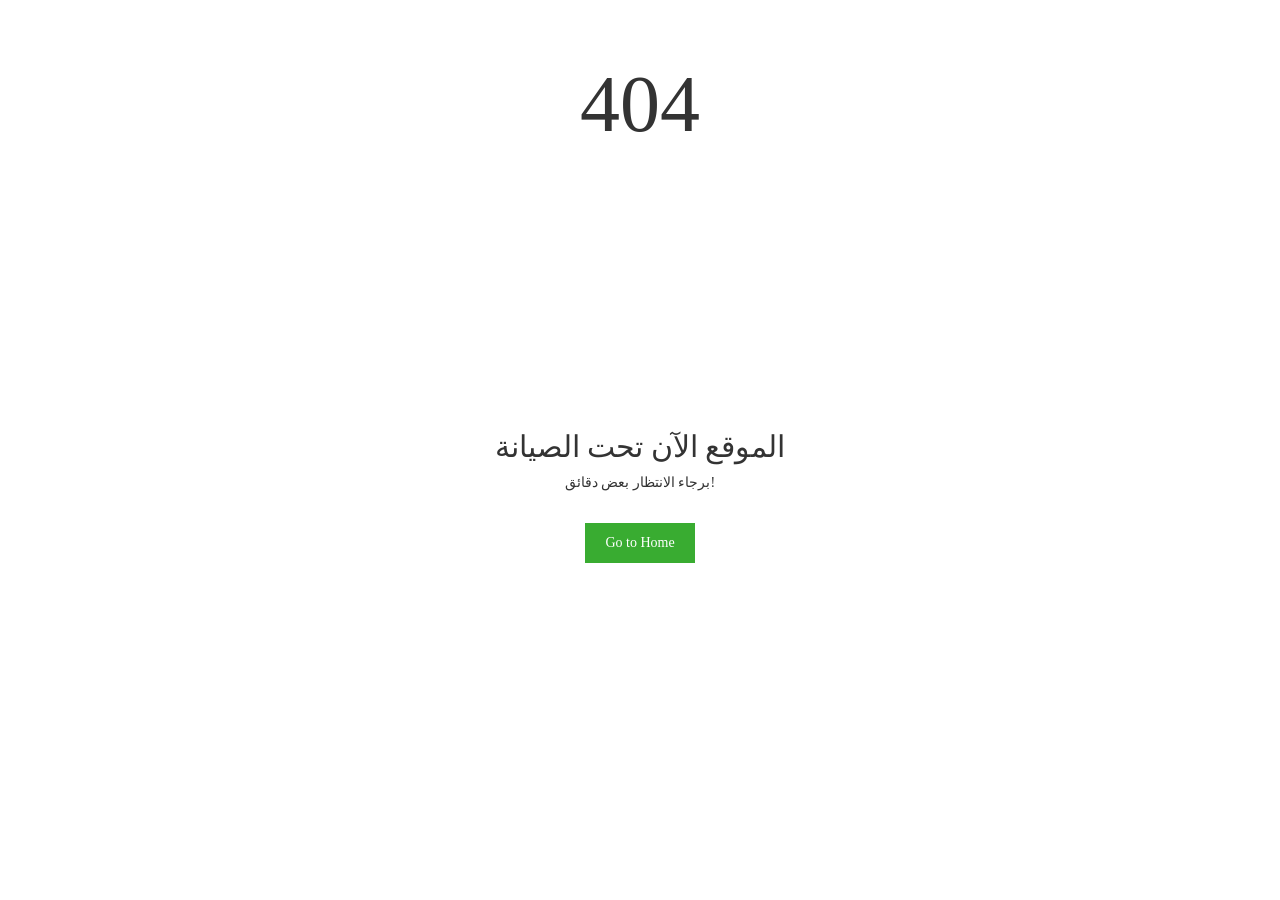
<file: maintenance.html>
<!DOCTYPE html>
<html lang="ar">
<head>
<meta charset="UTF-8">
<meta name="viewport" content="width=device-width, initial-scale=1.0">
<title>404</title>
<link rel="stylesheet" href="https://cdn.jsdelivr.net/npm/bootstrap@3.4.1/dist/css/bootstrap.min.css">
<style>
/*======================
    404 page
=======================*/

.page_404{ padding:40px 0; background:#fff; font-family: 'Arvo', serif;
}

.page_404  img{ width:100%;}

.four_zero_four_bg{
 background-image: url(https://k.top4top.io/p_3815e1fvh9.gif);
    height: 400px;
    background-position: center;
    background-repeat: no-repeat;
    background-size: contain;
 }

 @media (max-width: 768px){
   .four_zero_four_bg{
     height: 250px;
   }
 }

 .four_zero_four_bg h1{
 font-size:80px;
 }

  .four_zero_four_bg h3{
			 font-size:80px;
			 }

			 .link_404{
	color: #fff!important;
    padding: 10px 20px;
    background: #39ac31;
    margin: 20px 0;
    display: inline-block;}
	.contant_box_404{ margin-top:-50px;}
</style>
</head>
<body>

<section class="page_404">
	<div class="container">
		<div class="row">	
		<div class="col-sm-12 ">
		<div class="col-sm-10 col-sm-offset-1  text-center">
		<div class="four_zero_four_bg">
			<h1 class="text-center ">404</h1>
		</div>

		<div class="contant_box_404">
		<h3 class="h2">
		الموقع الآن تحت الصيانة
		</h3>

		<p>برجاء الانتظار بعض دقائق!</p>

		<a href="index.html" class="link_404">Go to Home</a>
	</div>
		</div>
		</div>
		</div>
	</div>
</section>

</body>
</html>
</file>
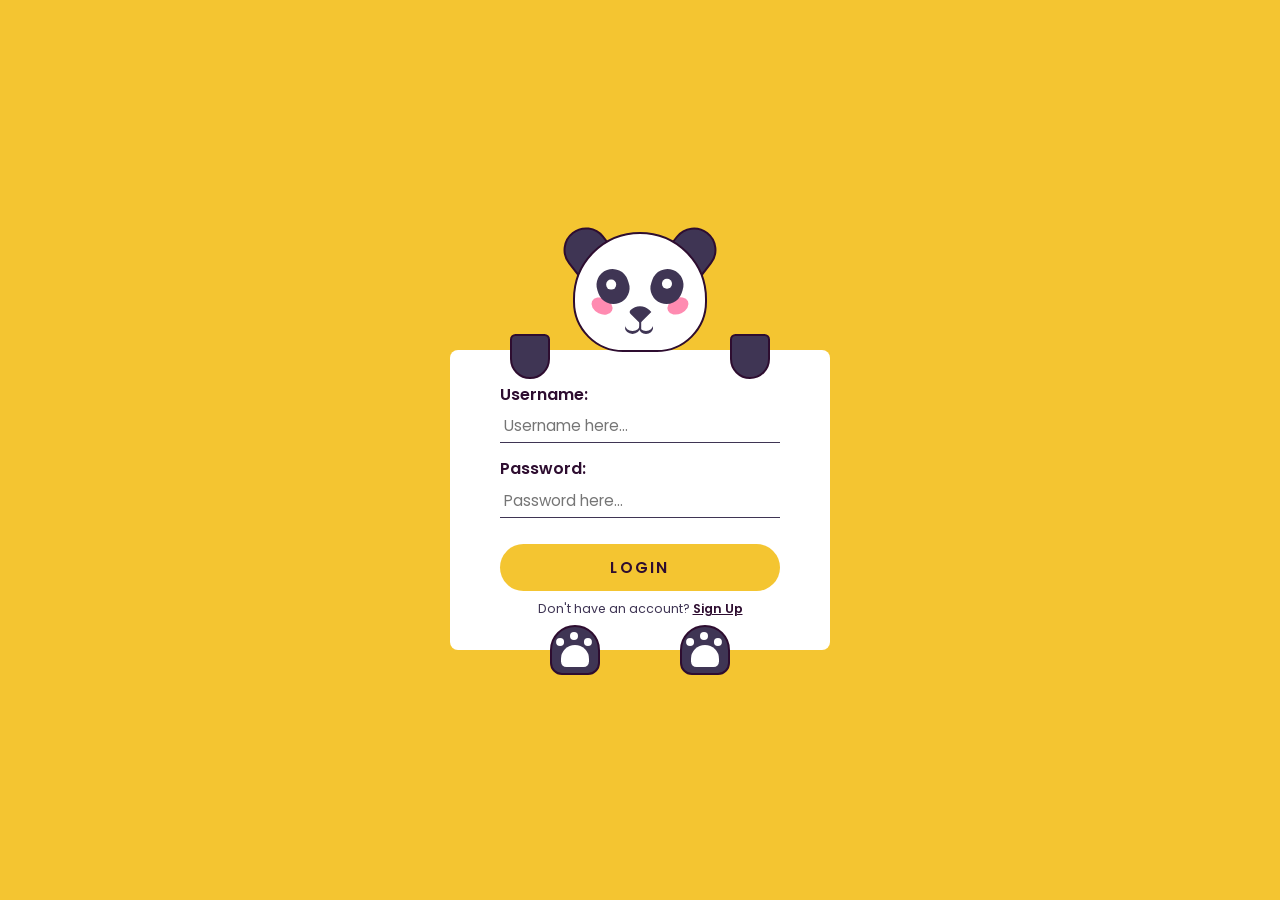
<file: panda.html>
<!DOCTYPE html>
<html lang="en">
<head>
  <meta name="viewport" content="width=device-width, initial-scale=1.0" />
  <meta charset="UTF-8" />
  <title>Interactive Panda Form</title>
  <link href="https://fonts.googleapis.com/css2?family=Poppins:wght@400;600&display=swap" rel="stylesheet" />
  <style>
    * {
      padding: 0;
      margin: 0;
      box-sizing: border-box;
      font-family: "Poppins", sans-serif;
    }
    body {
      background-color: #f4c531;
    }
    .container {
      height: 31.25em;
      width: 31.25em;
      position: absolute;
      transform: translate(-50%, -50%);
      top: 50%;
      left: 50%;
    }
    form {
      width: 23.75em;
      background-color: #ffffff;
      position: absolute;
      transform: translate(-50%, -50%);
      top: calc(50% + 3.1em);
      left: 50%;
      padding: 0 3.1em;
      display: flex;
      flex-direction: column;
      justify-content: center;
      border-radius: 0.5em;
      transition: height 0.3s ease;
    }
    form.login-form {
      height: 18.75em;
    }
    form.signup-form {
      height: 22em;
    }
    form label {
      display: block;
      margin-bottom: 0.2em;
      font-weight: 600;
      color: #2e0d30;
    }
    form input {
      font-size: 0.95em;
      font-weight: 400;
      color: #3f3554;
      padding: 0.3em;
      border: none;
      border-bottom: 0.12em solid #3f3554;
      outline: none;
    }
    form input:focus {
      border-color: #f4c531;
    }
    form input:not(:last-child) {
      margin-bottom: 0.9em;
    }
    form button.submit-btn {
      font-size: 0.95em;
      padding: 0.8em 0;
      border-radius: 2em;
      border: none;
      outline: none;
      background-color: #f4c531;
      color: #2e0d30;
      text-transform: uppercase;
      font-weight: 600;
      letter-spacing: 0.15em;
      margin-top: 0.8em;
      cursor: pointer;
    }
    .toggle-link {
      text-align: center;
      margin-top: 0.7em;
      font-size: 0.78em;
      color: #3f3554;
    }
    .toggle-link span {
      font-weight: 600;
      color: #2e0d30;
      cursor: pointer;
      text-decoration: underline;
    }
    .panda-face {
      height: 7.5em;
      width: 8.4em;
      background-color: #ffffff;
      border: 0.18em solid #2e0d30;
      border-radius: 7.5em 7.5em 5.62em 5.62em;
      position: absolute;
      top: 2em;
      margin: auto;
      left: 0;
      right: 0;
    }
    .ear-l,
    .ear-r {
      background-color: #3f3554;
      height: 2.5em;
      width: 2.81em;
      border: 0.18em solid #2e0d30;
      border-radius: 2.5em 2.5em 0 0;
      top: 1.75em;
      position: absolute;
    }
    .ear-l {
      transform: rotate(-38deg);
      left: 10.75em;
    }
    .ear-r {
      transform: rotate(38deg);
      right: 10.75em;
    }
    .blush-l,
    .blush-r {
      background-color: #ff8bb1;
      height: 1em;
      width: 1.37em;
      border-radius: 50%;
      position: absolute;
      top: 4em;
    }
    .blush-l {
      transform: rotate(25deg);
      left: 1em;
    }
    .blush-r {
      transform: rotate(-25deg);
      right: 1em;
    }
    .eye-l,
    .eye-r {
      background-color: #3f3554;
      height: 2.18em;
      width: 2em;
      border-radius: 2em;
      position: absolute;
      top: 2.18em;
    }
    .eye-l {
      left: 1.37em;
      transform: rotate(-20deg);
    }
    .eye-r {
      right: 1.37em;
      transform: rotate(20deg);
    }
    .eyeball-l,
    .eyeball-r {
      height: 0.6em;
      width: 0.6em;
      background-color: #ffffff;
      border-radius: 50%;
      position: absolute;
      left: 0.6em;
      top: 0.6em;
      transition: 1s all;
    }
    .eyeball-l {
      transform: rotate(20deg);
    }
    .eyeball-r {
      transform: rotate(-20deg);
    }
    .nose {
      height: 1em;
      width: 1em;
      background-color: #3f3554;
      position: absolute;
      top: 4.37em;
      margin: auto;
      left: 0;
      right: 0;
      border-radius: 1.2em 0 0 0.25em;
      transform: rotate(45deg);
    }
    .nose:before {
      content: "";
      position: absolute;
      background-color: #3f3554;
      height: 0.6em;
      width: 0.1em;
      transform: rotate(-45deg);
      top: 0.75em;
      left: 1em;
    }
    .mouth,
    .mouth:before {
      height: 0.75em;
      width: 0.93em;
      background-color: transparent;
      position: absolute;
      border-radius: 50%;
      box-shadow: 0 0.18em #3f3554;
    }
    .mouth {
      top: 5.31em;
      left: 3.12em;
    }
    .mouth:before {
      content: "";
      position: absolute;
      left: 0.87em;
    }
    .hand-l,
    .hand-r {
      background-color: #3f3554;
      height: 2.81em;
      width: 2.5em;
      border: 0.18em solid #2e0d30;
      border-radius: 0.6em 0.6em 2.18em 2.18em;
      transition: 1s all;
      position: absolute;
      top: 8.4em;
    }
    .hand-l {
      left: 7.5em;
    }
    .hand-r {
      right: 7.5em;
    }
    .paw-l,
    .paw-r {
      background-color: #3f3554;
      height: 3.12em;
      width: 3.12em;
      border: 0.18em solid #2e0d30;
      border-radius: 2.5em 2.5em 1.2em 1.2em;
      position: absolute;
      top: 26.56em;
    }
    .paw-l {
      left: 10em;
    }
    .paw-r {
      right: 10em;
    }
    .paw-l:before,
    .paw-r:before {
      position: absolute;
      content: "";
      background-color: #ffffff;
      height: 1.37em;
      width: 1.75em;
      top: 1.12em;
      left: 0.55em;
      border-radius: 1.56em 1.56em 0.6em 0.6em;
    }
    .paw-l:after,
    .paw-r:after {
      position: absolute;
      content: "";
      background-color: #ffffff;
      height: 0.5em;
      width: 0.5em;
      border-radius: 50%;
      top: 0.31em;
      left: 1.12em;
      box-shadow: 0.87em 0.37em #ffffff, -0.87em 0.37em #ffffff;
    }
    @media screen and (max-width: 500px) {
      .container {
        font-size: 14px;
      }
    }
  </style>
</head>
<body>
  <div class="container">

    <!-- ── LOGIN FORM ── -->
    <form id="loginForm" class="login-form">
      <label for="username">Username:</label>
      <input type="text" id="username" placeholder="Username here..." />
      <label for="password">Password:</label>
      <input type="password" id="password" placeholder="Password here..." />
      <button type="button" class="submit-btn">Login</button>
      <div class="toggle-link">
        Don't have an account? <span onclick="showSignup()">Sign Up</span>
      </div>
    </form>

    <!-- ── SIGNUP FORM ── -->
    <form id="signupForm" class="signup-form" style="display:none;">
      <label for="su-username">Username:</label>
      <input type="text" id="su-username" placeholder="Username here..." />
      <label for="su-email">Email:</label>
      <input type="text" id="su-email" placeholder="Email here..." />
      <label for="su-password">Password:</label>
      <input type="password" id="su-password" placeholder="Password here..." />
      <button type="button" class="submit-btn">Create Account</button>
      <div class="toggle-link">
        Already have an account? <span onclick="showLogin()">Login</span>
      </div>
    </form>

    <div class="ear-l"></div>
    <div class="ear-r"></div>
    <div class="panda-face">
      <div class="blush-l"></div>
      <div class="blush-r"></div>
      <div class="eye-l"><div class="eyeball-l"></div></div>
      <div class="eye-r"><div class="eyeball-r"></div></div>
      <div class="nose"></div>
      <div class="mouth"></div>
    </div>
    <div class="hand-l"></div>
    <div class="hand-r"></div>
    <div class="paw-l"></div>
    <div class="paw-r"></div>
  </div>

  <script>
    let eyeL  = document.querySelector(".eyeball-l");
    let eyeR  = document.querySelector(".eyeball-r");
    let handL = document.querySelector(".hand-l");
    let handR = document.querySelector(".hand-r");

    const normalEyeStyle = () => {
      eyeL.style.cssText = "left:0.6em; top:0.6em;";
      eyeR.style.cssText = "right:0.6em; top:0.6em;";
    };
    const normalHandStyle = () => {
      handL.style.cssText = "height:2.81em; top:8.4em; left:7.5em; transform:rotate(0deg);";
      handR.style.cssText = "height:2.81em; top:8.4em; right:7.5em; transform:rotate(0deg);";
    };
    const eyesDown = () => {
      eyeL.style.cssText = "left:0.75em; top:1.12em;";
      eyeR.style.cssText = "right:0.75em; top:1.12em;";
    };
    const handsUp = () => {
      handL.style.cssText = "height:6.56em; top:3.87em; left:11.75em; transform:rotate(-155deg);";
      handR.style.cssText = "height:6.56em; top:3.87em; right:11.75em; transform:rotate(155deg);";
    };

    function attachEyeEffect(input) {
      input.addEventListener("focus", () => { eyesDown(); normalHandStyle(); });
    }
    function attachHandEffect(input) {
      input.addEventListener("focus", () => { handsUp(); normalEyeStyle(); });
    }

    attachEyeEffect(document.getElementById("username"));
    attachHandEffect(document.getElementById("password"));

    attachEyeEffect(document.getElementById("su-username"));
    attachEyeEffect(document.getElementById("su-email"));
    attachHandEffect(document.getElementById("su-password"));

    document.addEventListener("click", (e) => {
      const active = ["username","password","su-username","su-email","su-password"];
      if (!active.map(id => document.getElementById(id)).includes(e.target)) {
        normalEyeStyle();
        normalHandStyle();
      }
    });

    function showSignup() {
      document.getElementById("loginForm").style.display  = "none";
      document.getElementById("signupForm").style.display = "flex";
      normalEyeStyle();
      normalHandStyle();
    }
    function showLogin() {
      document.getElementById("signupForm").style.display = "none";
      document.getElementById("loginForm").style.display  = "flex";
      normalEyeStyle();
      normalHandStyle();
    }
  </script>
</body>
</html>
</file>
